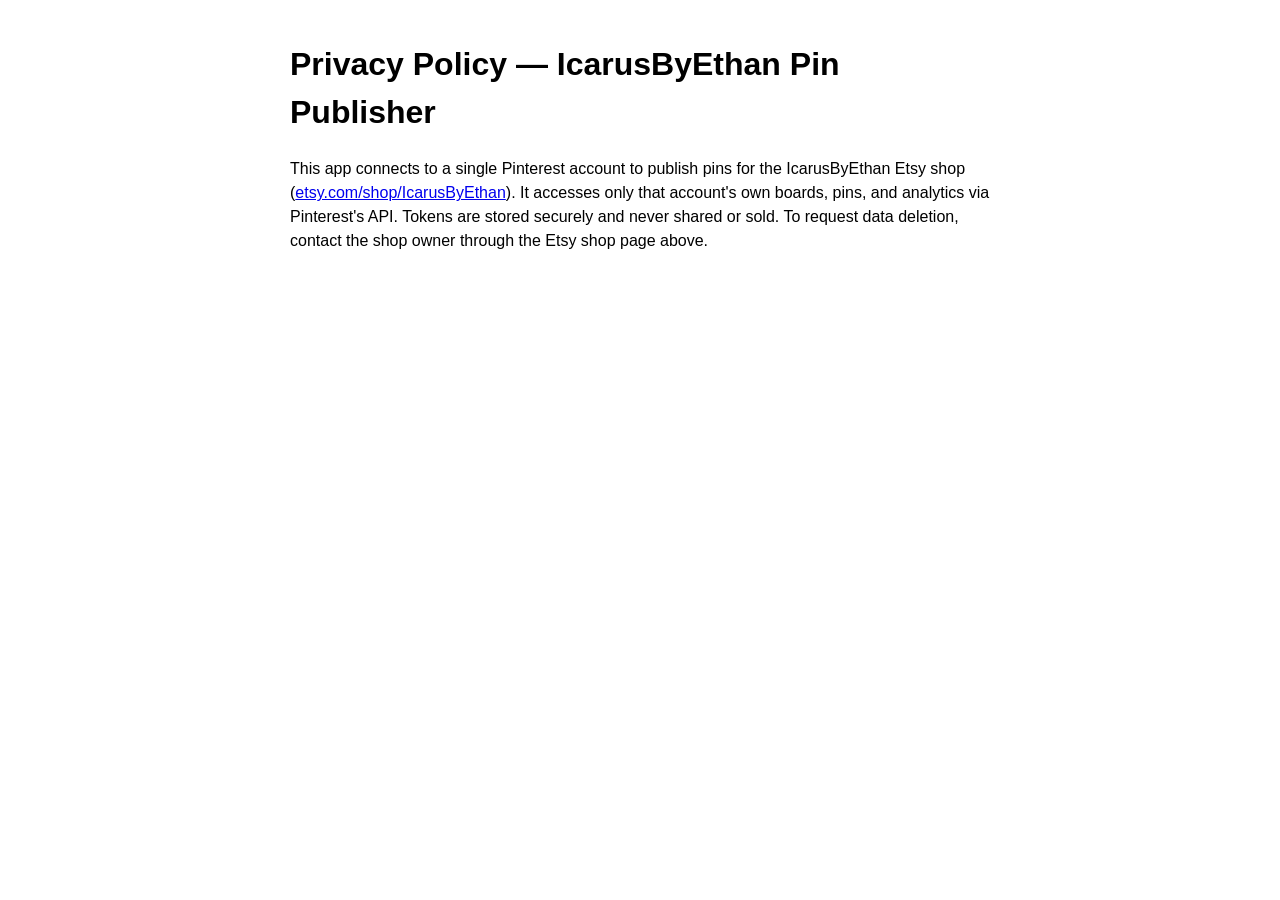
<file: index.html>
<!DOCTYPE html><html><head><meta charset="utf-8"><title>Privacy Policy — IcarusByEthan</title></head>
<body style="font-family:sans-serif;max-width:700px;margin:40px auto;line-height:1.5">
<h1>Privacy Policy — IcarusByEthan Pin Publisher</h1>
<p>This app connects to a single Pinterest account to publish pins for the IcarusByEthan Etsy shop
(<a href="https://www.etsy.com/shop/IcarusByEthan">etsy.com/shop/IcarusByEthan</a>). It accesses
only that account's own boards, pins, and analytics via Pinterest's API. Tokens are stored
securely and never shared or sold. To request data deletion, contact the shop owner through
the Etsy shop page above.</p>
</body></html>
</file>
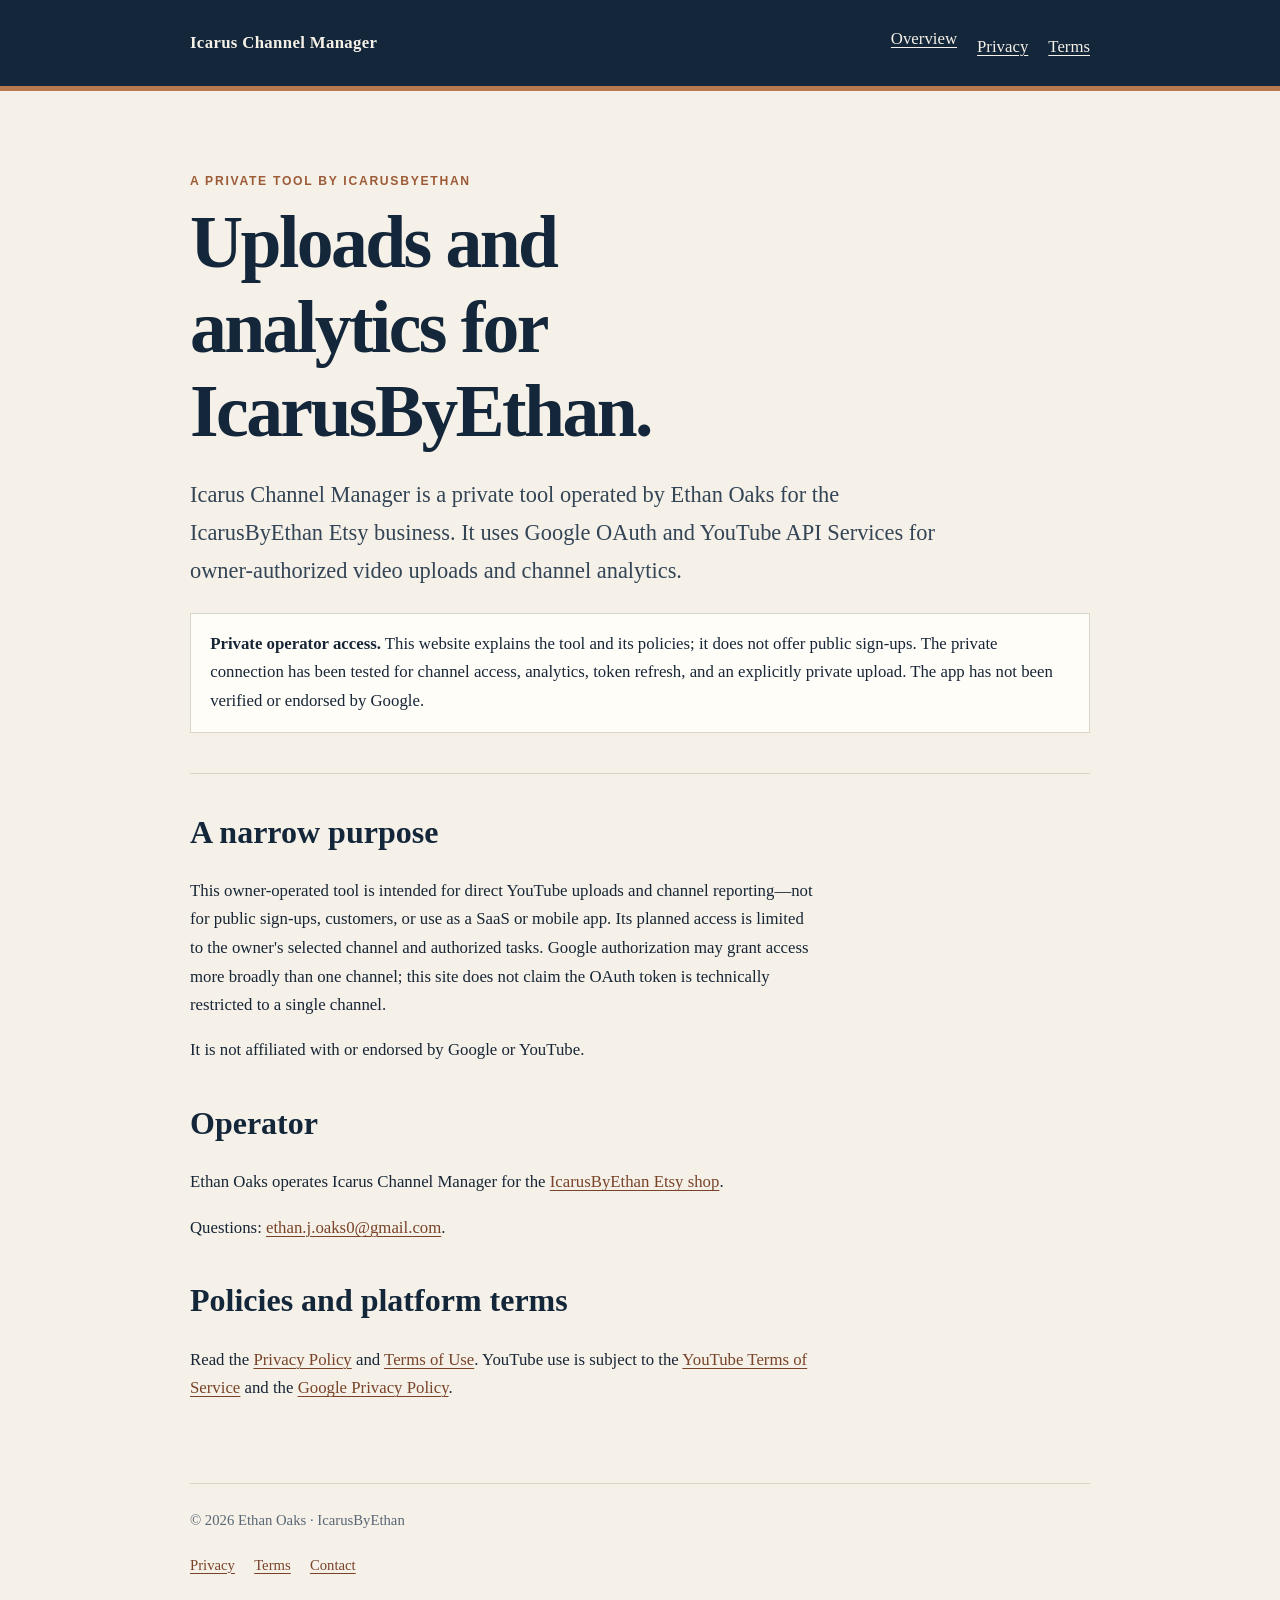
<file: channel-manager/index.html>
<!doctype html>
<html lang="en">
<head>
  <meta charset="utf-8">
  <meta name="viewport" content="width=device-width, initial-scale=1">
  <meta name="description" content="Icarus Channel Manager is a private owner-operated tool for authorized YouTube uploads and channel analytics.">
  <title>Icarus Channel Manager — IcarusByEthan</title>
  <link rel="stylesheet" href="style.css">
</head>
<body>
<a class="skip-link" href="#main">Skip to main content</a>
<header class="site-header"><div class="header-inner"><a class="brand" href="index.html">Icarus Channel Manager</a><nav aria-label="Main navigation"><ul><li><a href="index.html" aria-current="page">Overview</a></li><li><a href="privacy.html">Privacy</a></li><li><a href="terms.html">Terms</a></li></ul></nav></div></header>
<main id="main">
<p class="eyebrow">A private tool by IcarusByEthan</p>
<h1>Uploads and analytics for IcarusByEthan.</h1>
<p class="lede">Icarus Channel Manager is a private tool operated by Ethan Oaks for the IcarusByEthan Etsy business. It uses Google OAuth and YouTube API Services for owner-authorized video uploads and channel analytics.</p>
<div class="note"><strong>Private operator access.</strong> This website explains the tool and its policies; it does not offer public sign-ups. The private connection has been tested for channel access, analytics, token refresh, and an explicitly private upload. The app has not been verified or endorsed by Google.</div>
<hr class="rule">
<section aria-labelledby="purpose"><h2 id="purpose">A narrow purpose</h2><p>This owner-operated tool is intended for direct YouTube uploads and channel reporting—not for public sign-ups, customers, or use as a SaaS or mobile app. Its planned access is limited to the owner's selected channel and authorized tasks. Google authorization may grant access more broadly than one channel; this site does not claim the OAuth token is technically restricted to a single channel.</p><p>It is not affiliated with or endorsed by Google or YouTube.</p></section>
<section aria-labelledby="owner"><h2 id="owner">Operator</h2><p>Ethan Oaks operates Icarus Channel Manager for the <a href="https://www.etsy.com/shop/IcarusByEthan">IcarusByEthan Etsy shop</a>.</p><p>Questions: <a href="mailto:ethan.j.oaks0@gmail.com">ethan.j.oaks0@gmail.com</a>.</p></section>
<section aria-labelledby="links"><h2 id="links">Policies and platform terms</h2><p>Read the <a href="privacy.html">Privacy Policy</a> and <a href="terms.html">Terms of Use</a>. YouTube use is subject to the <a href="https://www.youtube.com/t/terms">YouTube Terms of Service</a> and the <a href="https://policies.google.com/privacy">Google Privacy Policy</a>.</p></section>
</main>
<footer class="site-footer"><div>© 2026 Ethan Oaks · IcarusByEthan</div><div class="footer-links"><a href="privacy.html">Privacy</a><a href="terms.html">Terms</a><a href="mailto:ethan.j.oaks0@gmail.com">Contact</a></div></footer>
</body>
</html>
</file>
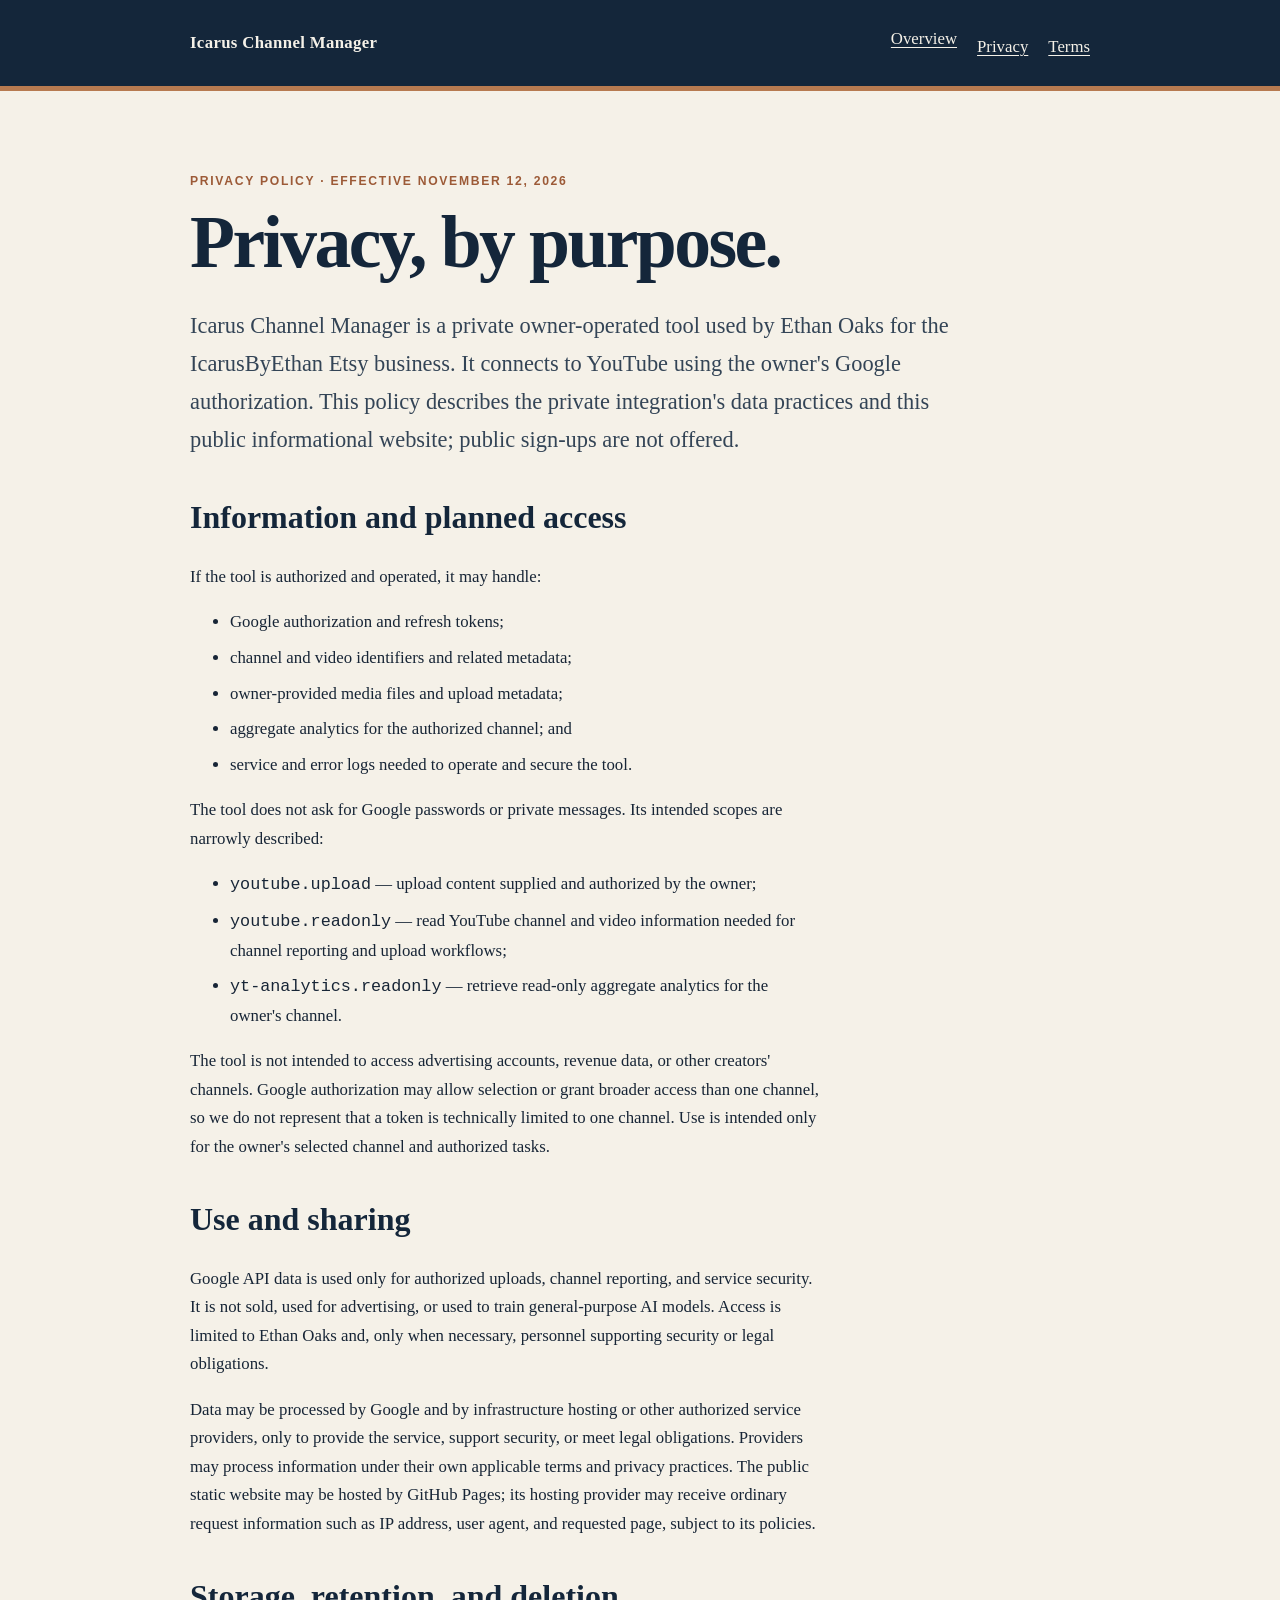
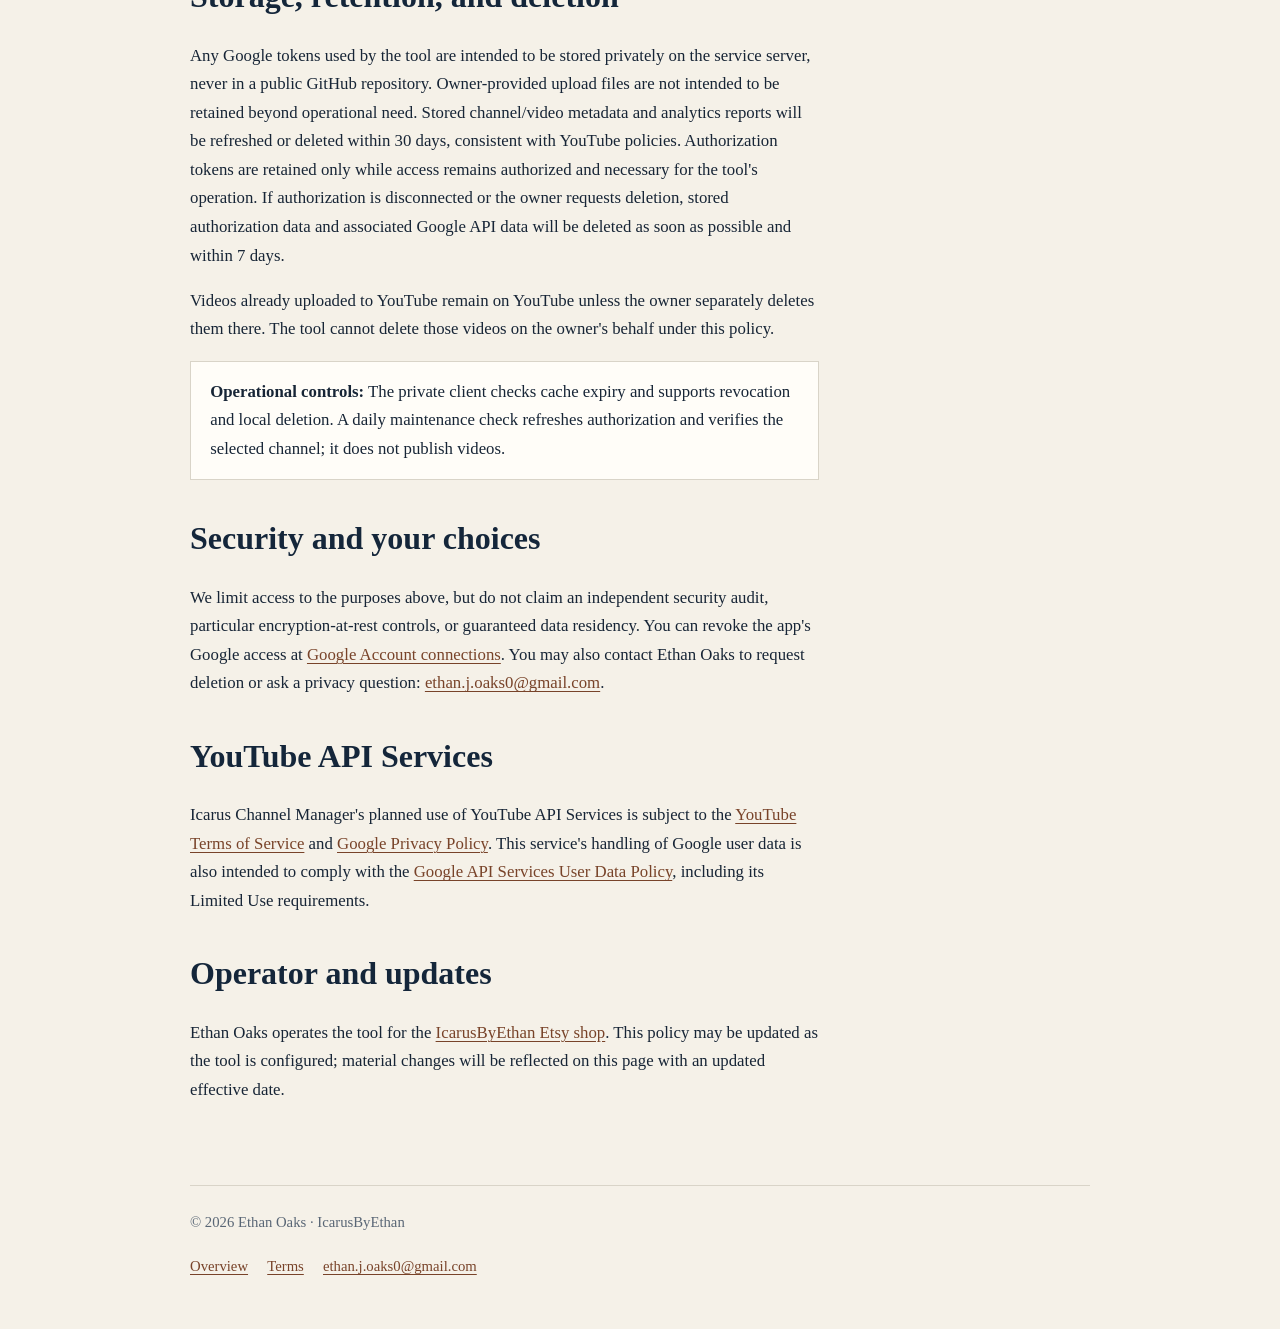
<file: channel-manager/privacy.html>
<!doctype html>
<html lang="en">
<head><meta charset="utf-8"><meta name="viewport" content="width=device-width, initial-scale=1"><meta name="description" content="Privacy practices for the private Icarus Channel Manager tool."><title>Privacy Policy — Icarus Channel Manager</title><link rel="stylesheet" href="style.css"></head>
<body>
<a class="skip-link" href="#main">Skip to main content</a>
<header class="site-header"><div class="header-inner"><a class="brand" href="index.html">Icarus Channel Manager</a><nav aria-label="Main navigation"><ul><li><a href="index.html">Overview</a></li><li><a href="privacy.html" aria-current="page">Privacy</a></li><li><a href="terms.html">Terms</a></li></ul></nav></div></header>
<main id="main">
<p class="eyebrow">Privacy policy · Effective November 12, 2026</p><h1>Privacy, by purpose.</h1>
<p class="lede">Icarus Channel Manager is a private owner-operated tool used by Ethan Oaks for the IcarusByEthan Etsy business. It connects to YouTube using the owner's Google authorization. This policy describes the private integration's data practices and this public informational website; public sign-ups are not offered.</p>
<section><h2>Information and planned access</h2><p>If the tool is authorized and operated, it may handle:</p><ul><li>Google authorization and refresh tokens;</li><li>channel and video identifiers and related metadata;</li><li>owner-provided media files and upload metadata;</li><li>aggregate analytics for the authorized channel; and</li><li>service and error logs needed to operate and secure the tool.</li></ul><p>The tool does not ask for Google passwords or private messages. Its intended scopes are narrowly described:</p><ul><li><code>youtube.upload</code> — upload content supplied and authorized by the owner;</li><li><code>youtube.readonly</code> — read YouTube channel and video information needed for channel reporting and upload workflows;</li><li><code>yt-analytics.readonly</code> — retrieve read-only aggregate analytics for the owner's channel.</li></ul><p>The tool is not intended to access advertising accounts, revenue data, or other creators' channels. Google authorization may allow selection or grant broader access than one channel, so we do not represent that a token is technically limited to one channel. Use is intended only for the owner's selected channel and authorized tasks.</p></section>
<section><h2>Use and sharing</h2><p>Google API data is used only for authorized uploads, channel reporting, and service security. It is not sold, used for advertising, or used to train general-purpose AI models. Access is limited to Ethan Oaks and, only when necessary, personnel supporting security or legal obligations.</p><p>Data may be processed by Google and by infrastructure hosting or other authorized service providers, only to provide the service, support security, or meet legal obligations. Providers may process information under their own applicable terms and privacy practices. The public static website may be hosted by GitHub Pages; its hosting provider may receive ordinary request information such as IP address, user agent, and requested page, subject to its policies.</p></section>
<section><h2>Storage, retention, and deletion</h2><p>Any Google tokens used by the tool are intended to be stored privately on the service server, never in a public GitHub repository. Owner-provided upload files are not intended to be retained beyond operational need. Stored channel/video metadata and analytics reports will be refreshed or deleted within 30 days, consistent with YouTube policies. Authorization tokens are retained only while access remains authorized and necessary for the tool's operation. If authorization is disconnected or the owner requests deletion, stored authorization data and associated Google API data will be deleted as soon as possible and within 7 days.</p><p>Videos already uploaded to YouTube remain on YouTube unless the owner separately deletes them there. The tool cannot delete those videos on the owner's behalf under this policy.</p><div class="note"><strong>Operational controls:</strong> The private client checks cache expiry and supports revocation and local deletion. A daily maintenance check refreshes authorization and verifies the selected channel; it does not publish videos.</div></section>
<section><h2>Security and your choices</h2><p>We limit access to the purposes above, but do not claim an independent security audit, particular encryption-at-rest controls, or guaranteed data residency. You can revoke the app's Google access at <a href="https://myaccount.google.com/connections">Google Account connections</a>. You may also contact Ethan Oaks to request deletion or ask a privacy question: <a href="mailto:ethan.j.oaks0@gmail.com">ethan.j.oaks0@gmail.com</a>.</p></section>
<section><h2>YouTube API Services</h2><p>Icarus Channel Manager's planned use of YouTube API Services is subject to the <a href="https://www.youtube.com/t/terms">YouTube Terms of Service</a> and <a href="https://policies.google.com/privacy">Google Privacy Policy</a>. This service's handling of Google user data is also intended to comply with the <a href="https://developers.google.com/terms/api-services-user-data-policy">Google API Services User Data Policy</a>, including its Limited Use requirements.</p></section>
<section><h2>Operator and updates</h2><p>Ethan Oaks operates the tool for the <a href="https://www.etsy.com/shop/IcarusByEthan">IcarusByEthan Etsy shop</a>. This policy may be updated as the tool is configured; material changes will be reflected on this page with an updated effective date.</p></section>
</main>
<footer class="site-footer"><div>© 2026 Ethan Oaks · IcarusByEthan</div><div class="footer-links"><a href="index.html">Overview</a><a href="terms.html">Terms</a><a href="mailto:ethan.j.oaks0@gmail.com">ethan.j.oaks0@gmail.com</a></div></footer>
</body></html>
</file>
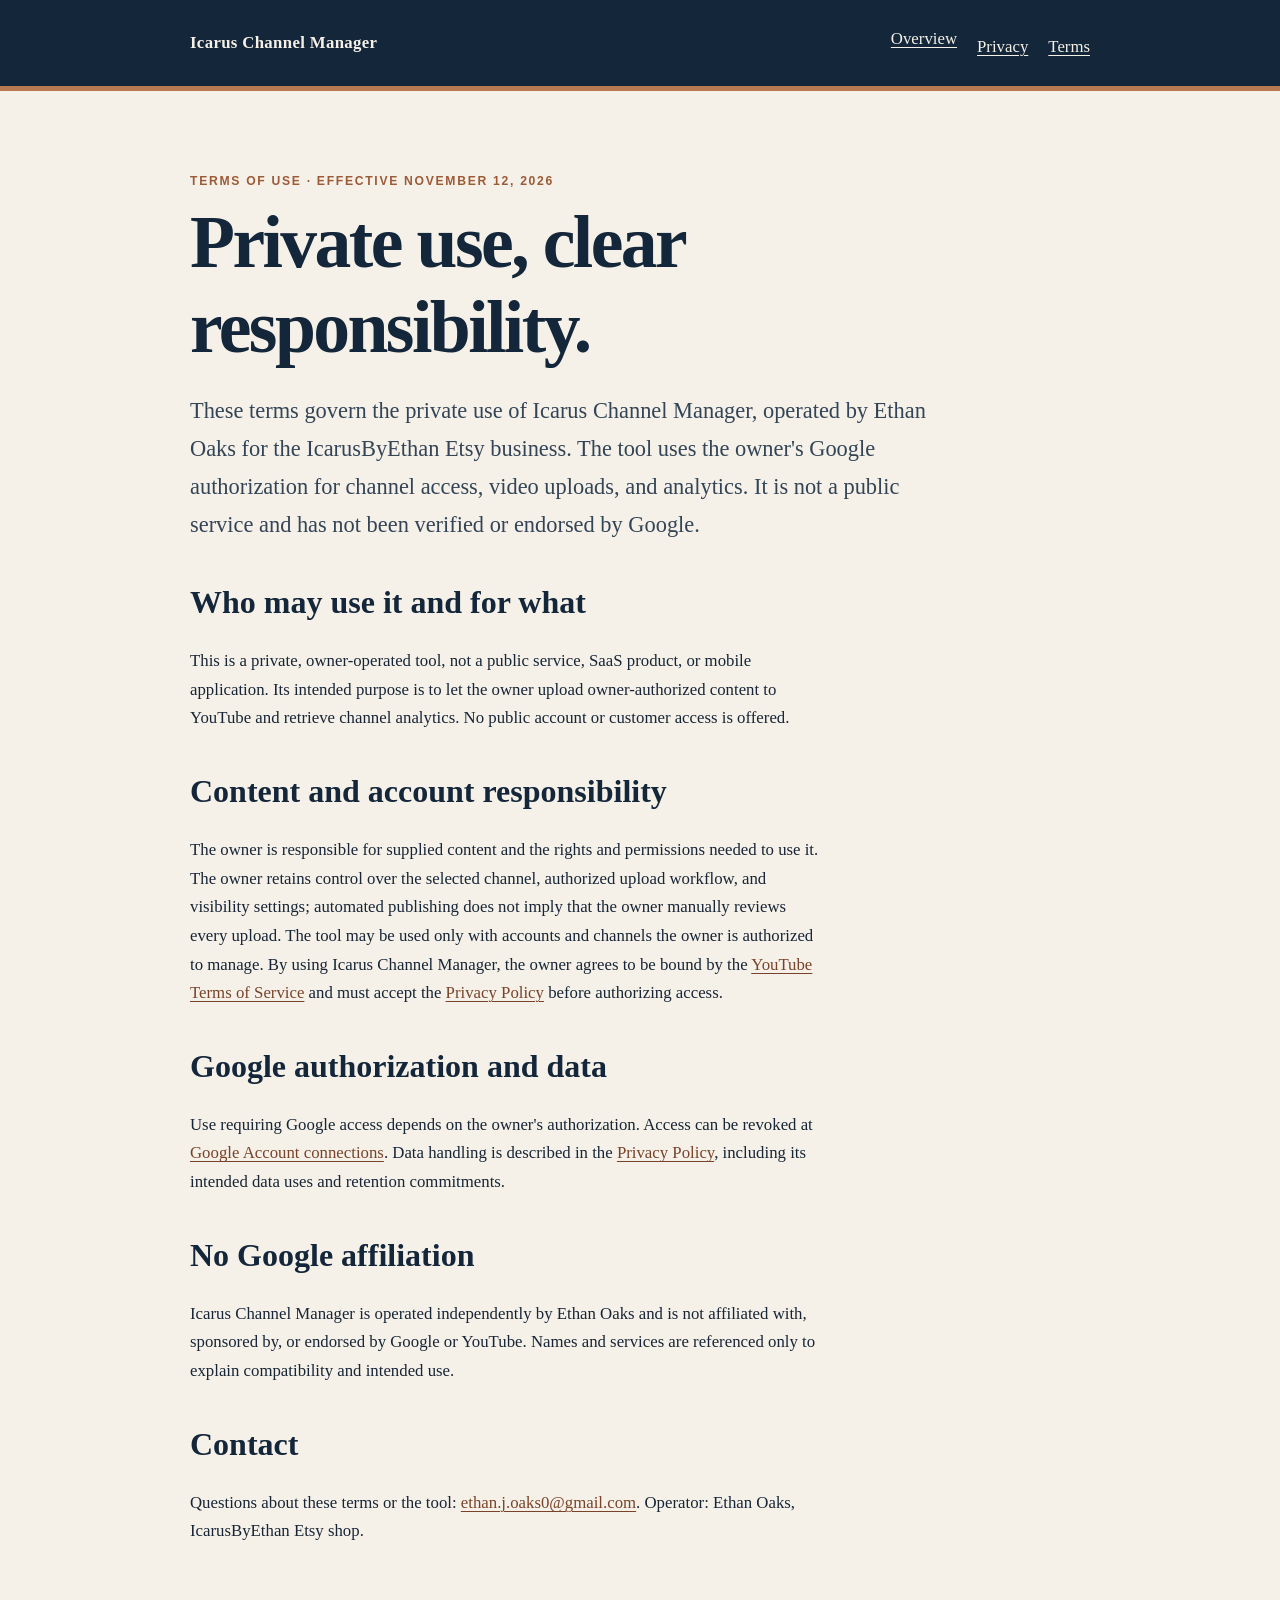
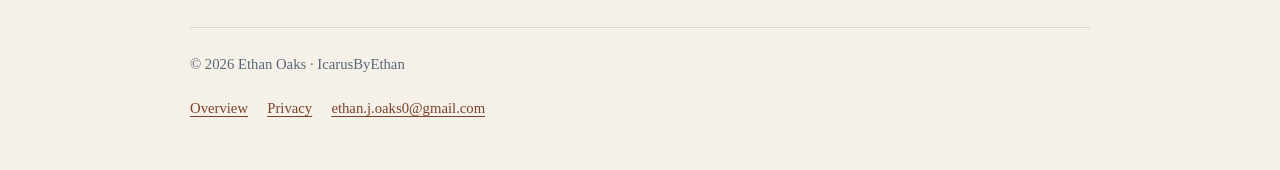
<file: channel-manager/terms.html>
<!doctype html>
<html lang="en">
<head><meta charset="utf-8"><meta name="viewport" content="width=device-width, initial-scale=1"><meta name="description" content="Terms for private use of Icarus Channel Manager."><title>Terms of Use — Icarus Channel Manager</title><link rel="stylesheet" href="style.css"></head>
<body>
<a class="skip-link" href="#main">Skip to main content</a>
<header class="site-header"><div class="header-inner"><a class="brand" href="index.html">Icarus Channel Manager</a><nav aria-label="Main navigation"><ul><li><a href="index.html">Overview</a></li><li><a href="privacy.html">Privacy</a></li><li><a href="terms.html" aria-current="page">Terms</a></li></ul></nav></div></header>
<main id="main">
<p class="eyebrow">Terms of use · Effective November 12, 2026</p><h1>Private use, clear responsibility.</h1>
<p class="lede">These terms govern the private use of Icarus Channel Manager, operated by Ethan Oaks for the IcarusByEthan Etsy business. The tool uses the owner's Google authorization for channel access, video uploads, and analytics. It is not a public service and has not been verified or endorsed by Google.</p>
<section><h2>Who may use it and for what</h2><p>This is a private, owner-operated tool, not a public service, SaaS product, or mobile application. Its intended purpose is to let the owner upload owner-authorized content to YouTube and retrieve channel analytics. No public account or customer access is offered.</p></section>
<section><h2>Content and account responsibility</h2><p>The owner is responsible for supplied content and the rights and permissions needed to use it. The owner retains control over the selected channel, authorized upload workflow, and visibility settings; automated publishing does not imply that the owner manually reviews every upload. The tool may be used only with accounts and channels the owner is authorized to manage. By using Icarus Channel Manager, the owner agrees to be bound by the <a href="https://www.youtube.com/t/terms">YouTube Terms of Service</a> and must accept the <a href="privacy.html">Privacy Policy</a> before authorizing access.</p></section>
<section><h2>Google authorization and data</h2><p>Use requiring Google access depends on the owner's authorization. Access can be revoked at <a href="https://myaccount.google.com/connections">Google Account connections</a>. Data handling is described in the <a href="privacy.html">Privacy Policy</a>, including its intended data uses and retention commitments.</p></section>
<section><h2>No Google affiliation</h2><p>Icarus Channel Manager is operated independently by Ethan Oaks and is not affiliated with, sponsored by, or endorsed by Google or YouTube. Names and services are referenced only to explain compatibility and intended use.</p></section>
<section><h2>Contact</h2><p>Questions about these terms or the tool: <a href="mailto:ethan.j.oaks0@gmail.com">ethan.j.oaks0@gmail.com</a>. Operator: Ethan Oaks, IcarusByEthan Etsy shop.</p></section>
</main>
<footer class="site-footer"><div>© 2026 Ethan Oaks · IcarusByEthan</div><div class="footer-links"><a href="index.html">Overview</a><a href="privacy.html">Privacy</a><a href="mailto:ethan.j.oaks0@gmail.com">ethan.j.oaks0@gmail.com</a></div></footer>
</body></html>
</file>
<file: channel-manager/style.css>
/* Icarus Channel Manager — quiet editorial palette, no external assets */
:root {
  color-scheme: light;
  --ink: #172536;
  --navy: #14263a;
  --cream: #f5f1e8;
  --paper: #fffdf8;
  --muted: #596675;
  --line: #d9d4c8;
  --accent: #9c5a37;
  font-family: Georgia, "Times New Roman", serif;
}
* { box-sizing: border-box; }
html { background: var(--cream); color: var(--ink); }
body { margin: 0; font-size: 1.05rem; line-height: 1.7; }
a { color: #784329; text-decoration-thickness: .08em; text-underline-offset: .18em; }
a:hover { color: var(--navy); }
a:focus-visible { outline: 3px solid var(--accent); outline-offset: 3px; }
.skip-link { position: absolute; left: -9999px; top: 1rem; padding: .6rem 1rem; background: var(--paper); z-index: 2; }
.skip-link:focus { left: 1rem; }
.site-header { background: var(--navy); color: var(--cream); border-bottom: 5px solid #b77a50; }
.header-inner, main, .site-footer { width: min(100% - 2.5rem, 900px); margin-inline: auto; }
.header-inner { padding: 1.1rem 0; display: flex; align-items: center; justify-content: space-between; gap: 1rem; }
.brand { color: var(--cream); font-weight: 700; text-decoration: none; letter-spacing: .02em; }
nav ul { list-style: none; margin: 0; padding: 0; display: flex; gap: 1.25rem; flex-wrap: wrap; }
nav a { color: var(--cream); }
nav a, .brand, .footer-links a { display: inline-flex; align-items: center; min-height: 44px; }
nav a:hover, .brand:hover { color: var(--paper); }
main { padding: clamp(2rem, 7vw, 5rem) 0 4rem; }
.eyebrow { margin: 0 0 .5rem; color: var(--accent); font-family: Arial, sans-serif; font-size: .76rem; font-weight: 700; letter-spacing: .14em; text-transform: uppercase; }
h1, h2, h3 { color: var(--navy); line-height: 1.15; }
h1 { max-width: 17ch; margin: 0 0 1.25rem; font-size: clamp(2.4rem, 7vw, 4.6rem); letter-spacing: -.035em; }
h2 { margin-top: 2.5rem; font-size: clamp(1.45rem, 3vw, 2rem); }
h3 { font-size: 1.2rem; }
.lede { max-width: 68ch; font-size: clamp(1.15rem, 2.5vw, 1.4rem); color: #334456; }
.rule { border: 0; border-top: 1px solid var(--line); margin: 2.5rem 0; }
.note { padding: 1rem 1.2rem; background: var(--paper); border: 1px solid var(--line); }
section { max-width: 75ch; }
li + li { margin-top: .45rem; }
.site-footer { border-top: 1px solid var(--line); padding: 1.5rem 0 2.5rem; color: var(--muted); font-size: .92rem; }
.footer-links { display: flex; flex-wrap: wrap; gap: .6rem 1.2rem; margin-top: .6rem; }
@media (max-width: 560px) { .header-inner { align-items: flex-start; flex-direction: column; } nav ul { gap: .5rem 1rem; } body { font-size: 1rem; } }
@media (prefers-reduced-motion: reduce) { *, *::before, *::after { scroll-behavior: auto !important; } }
</file>
